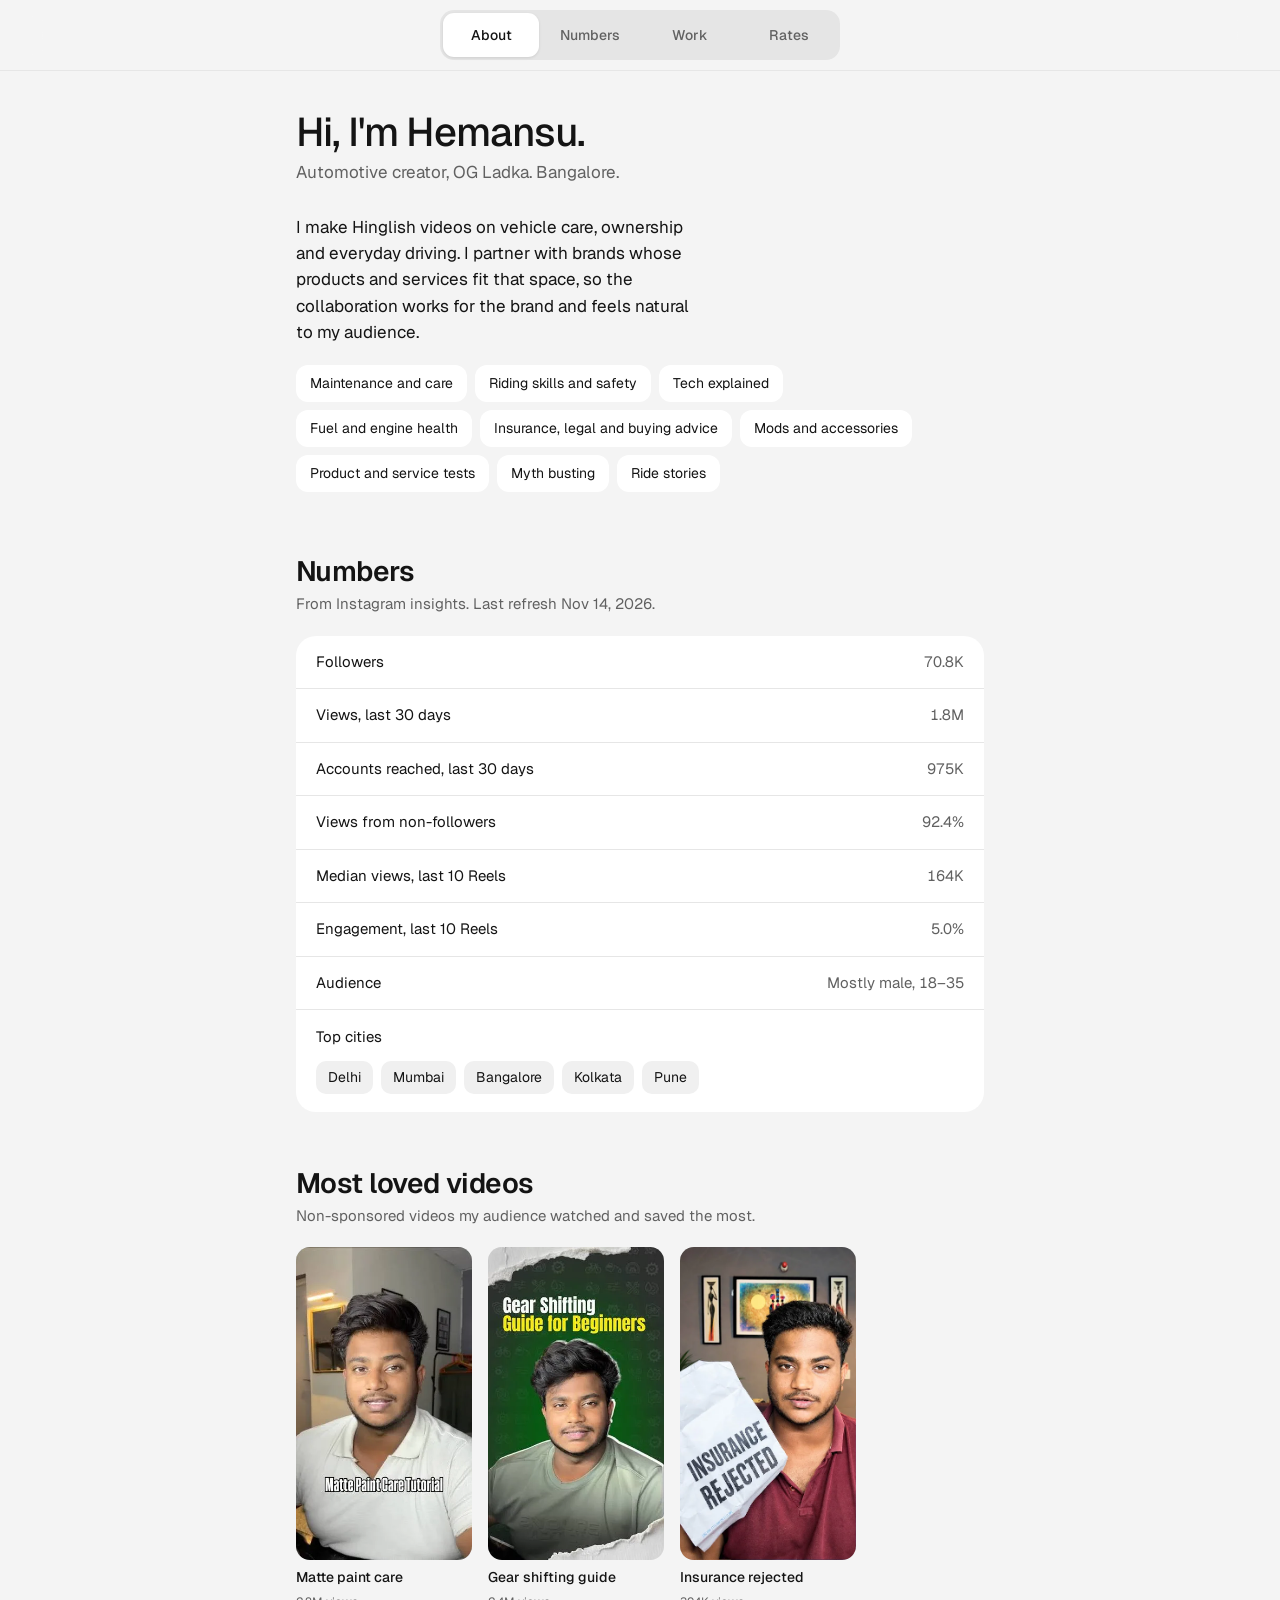
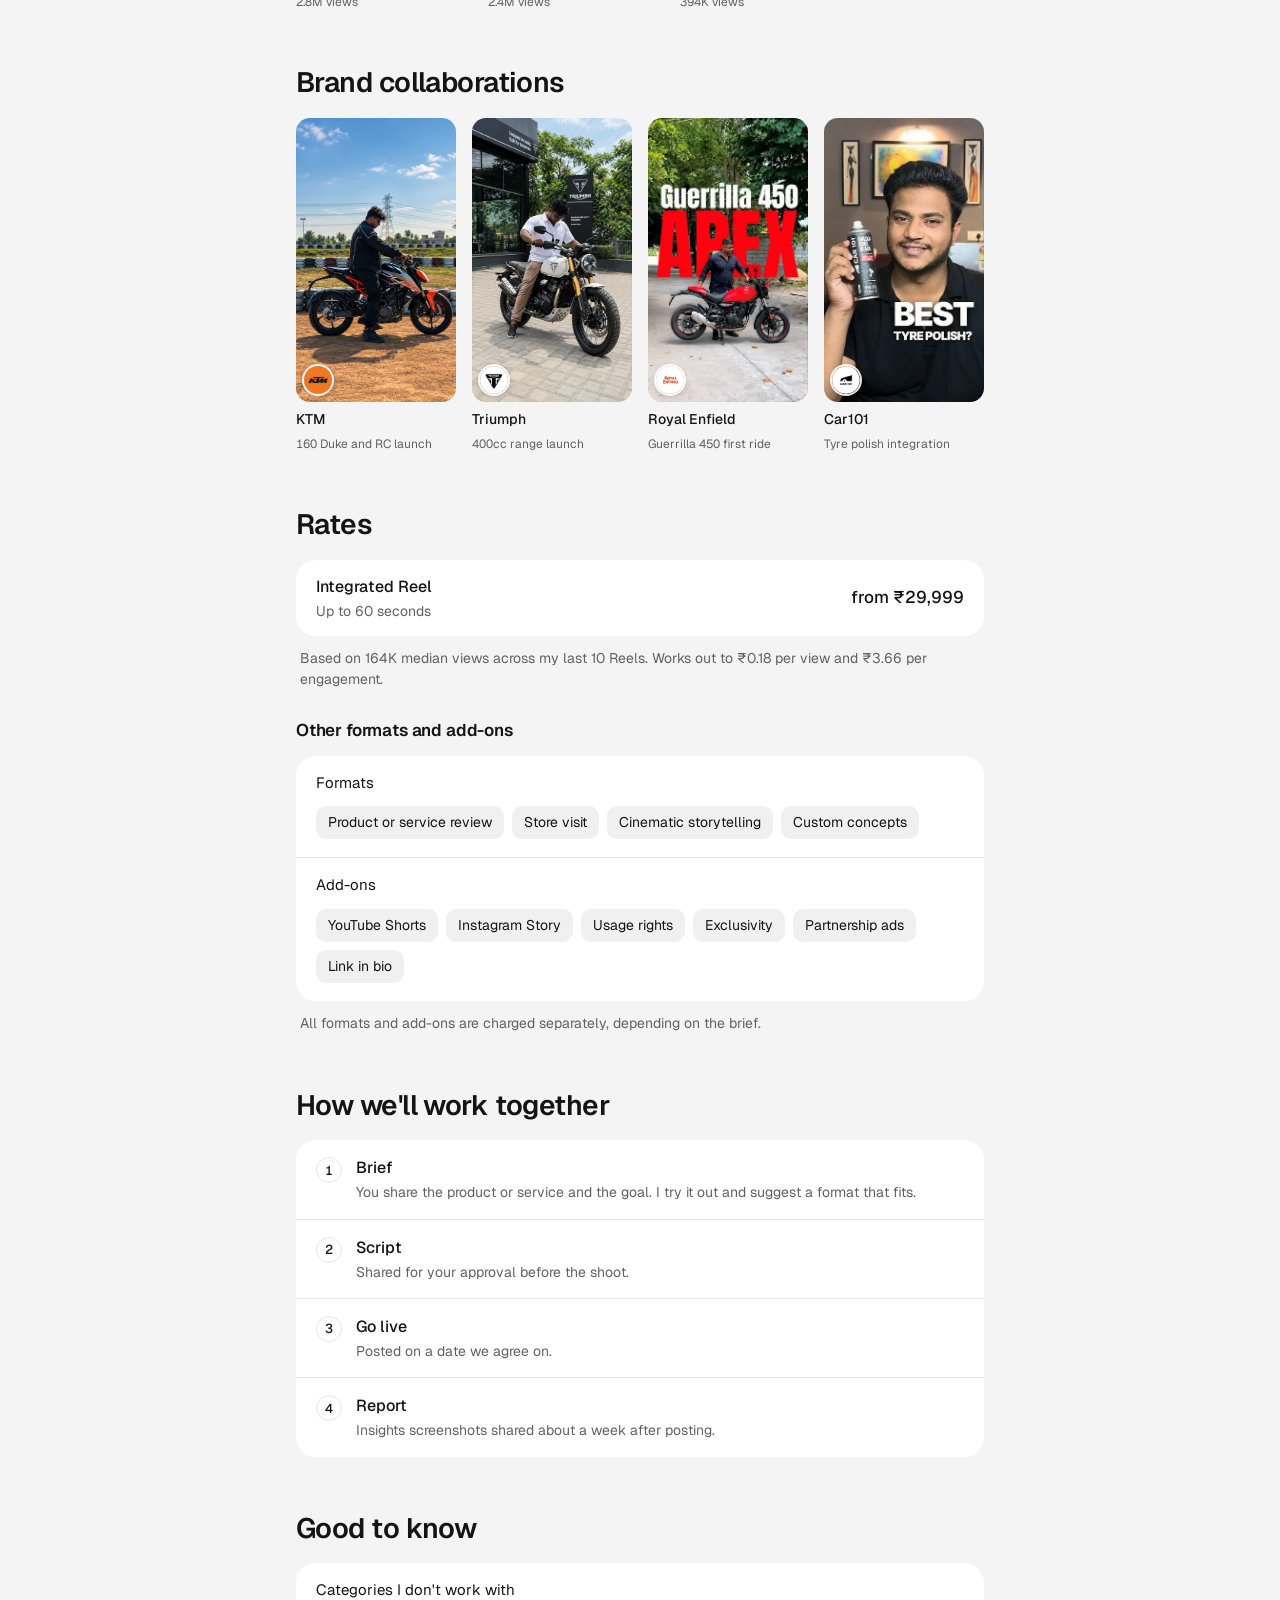
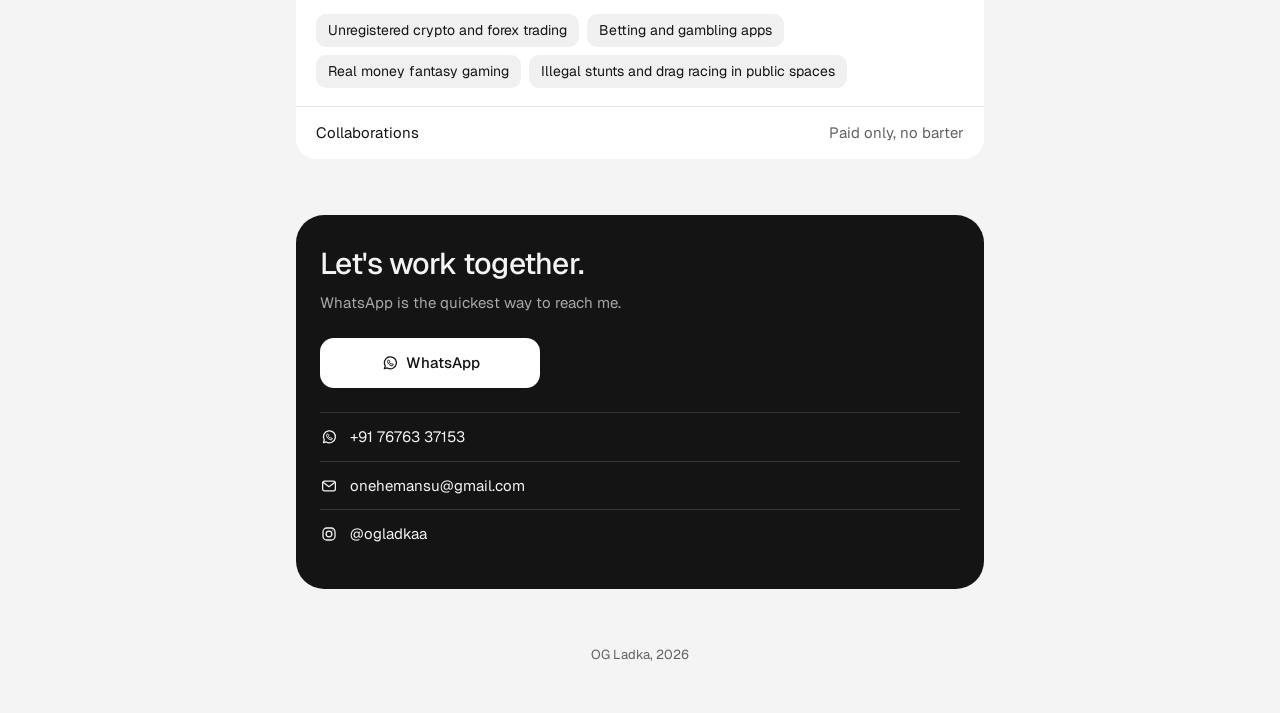
<file: index.html>
<!DOCTYPE html>
<html lang="en">
<head>
<meta charset="UTF-8" />
<meta name="viewport" content="width=device-width, initial-scale=1, viewport-fit=cover" />
<title>OG Ladka Media Kit</title>
<meta name="description" content="Hemansu from OG Ladka. Hinglish automotive videos, and how I work with brands." />
<meta name="theme-color" content="#F4F4F4" media="(prefers-color-scheme: light)" />
<meta name="theme-color" content="#000000" media="(prefers-color-scheme: dark)" />
<meta name="color-scheme" content="light dark" />
<!-- Link preview (WhatsApp, LinkedIn, iMessage). If the site moves, update these two URLs. -->
<meta property="og:url" content="https://onehemansu-dotcom.github.io/OgLadka_MediaKit/" />
<meta property="og:type" content="website" />
<meta property="og:title" content="Hi, I'm Hemansu. OG Ladka media kit" />
<meta property="og:description" content="Hinglish automotive creator. Videos, brand collaborations, rates and numbers." />
<meta property="og:image" content="https://onehemansu-dotcom.github.io/OgLadka_MediaKit/og-image.jpg" />
<meta property="og:image:width" content="1200" />
<meta property="og:image:height" content="630" />
<meta property="og:image:alt" content="OG Ladka media kit with three Reel thumbnails" />
<meta name="twitter:card" content="summary_large_image" />
<link rel="preconnect" href="https://fonts.googleapis.com" />
<link rel="preconnect" href="https://fonts.gstatic.com" crossorigin />
<link href="https://fonts.googleapis.com/css2?family=Geist:wght@300;400;500;600&display=swap" rel="stylesheet" />
<link rel="icon" href="favicon.ico" sizes="any" />
<link rel="icon" href="favicon.svg" type="image/svg+xml" />
<link rel="apple-touch-icon" href="apple-touch-icon.png" />
<meta name="apple-mobile-web-app-title" content="OG Ladka" />
<link rel="stylesheet" href="style.css" />
<!-- Analytics: same GA4 property and Clarity project as the link-in-bio site (same domain).
     Media kit traffic is tagged "Media Kit" so it can be filtered in both. -->
<script async src="https://www.googletagmanager.com/gtag/js?id=G-GYS2RWZJ4T"></script>
<script>
  window.dataLayer = window.dataLayer || [];
  function gtag(){dataLayer.push(arguments);}
  gtag('js', new Date());
  gtag('config', 'G-GYS2RWZJ4T', { send_page_view: true, content_group: 'Media Kit' });
</script>
<script>
  (function(c,l,a,r,i,t,y){
    c[a]=c[a]||function(){(c[a].q=c[a].q||[]).push(arguments)};
    t=l.createElement(r);t.async=1;t.src="https://www.clarity.ms/tag/"+i;
    y=l.getElementsByTagName(r)[0];y.parentNode.insertBefore(t,y);
  })(window,document,"clarity","script","xbnj8ij4lf");
  clarity("set", "site_section", "Media Kit");
</script>
</head>
<body>

<!-- PDF cover: only shows in the PDF (first page, also the WhatsApp thumbnail) -->
<div class="print-cover" aria-hidden="true">
  <div class="pc-band">
    <div class="pc-title">
      <div class="pc-kicker">Media kit</div>
      <div class="pc-name">OG Ladka</div>
      <div class="pc-sub">Hemansu Singh. Hinglish automotive creator, Bangalore.</div>
    </div>
    <div class="pc-thumbs">
      <img src="images/reel-iridium.webp" alt="" />
      <img src="images/reel-tyre-polish.webp" alt="" />
      <img src="images/reel-insurance.webp" alt="" />
    </div>
  </div>
  <div class="pc-inside">
    <div class="pc-label">Inside</div>
    <div class="pc-item">About</div>
    <div class="pc-item">Numbers</div>
    <div class="pc-item">Most loved videos</div>
    <div class="pc-item">Brand collaborations</div>
    <div class="pc-item">Rates</div>
    <div class="pc-item">How we'll work together</div>
  </div>
  <div class="pc-contact">
    <div><span>WhatsApp</span>+91 76763 37153</div>
    <div><span>Email</span>onehemansu@gmail.com</div>
    <div><span>Instagram</span>@ogladkaa</div>
    <div class="pc-date">Numbers updated Nov 14, 2026.</div>
  </div>
</div>

<header class="bar">
  <nav class="seg" aria-label="Sections">
    <a data-label="Nav: About" data-category="Navigation" href="#about" data-tab="about" class="on">About</a>
    <a data-label="Nav: Numbers" data-category="Navigation" href="#numbers" data-tab="numbers">Numbers</a>
    <a data-label="Nav: Work" data-category="Navigation" href="#work" data-tab="work">Work</a>
    <a data-label="Nav: Rates" data-category="Navigation" href="#rates" data-tab="rates">Rates</a>
  </nav>
</header>

<main class="single">

  <!-- 1. ABOUT -->
  <section data-section="About" id="about" class="hero">
    <div>
      <h1 class="name">Hi, I'm Hemansu.</h1>
      <div class="place">Automotive creator, OG Ladka. Bangalore.</div>
    </div>
    <div class="intro">
      <p>I make Hinglish videos on vehicle care, ownership and everyday driving. I partner with brands whose products and services fit that space, so the collaboration works for the brand and feels natural to my audience.</p>
    </div>
    <div class="pills">
      <span class="chip">Maintenance and care</span><span class="chip">Riding skills and safety</span><span class="chip">Tech explained</span><span class="chip">Fuel and engine health</span><span class="chip">Insurance, legal and buying advice</span><span class="chip">Mods and accessories</span><span class="chip">Product and service tests</span><span class="chip">Myth busting</span><span class="chip">Ride stories</span>
    </div>
  </section>

  <!-- 2. NUMBERS -->
  <section data-section="Numbers" id="numbers">
    <h2 class="h2">Numbers</h2>
    <p class="lead">From Instagram insights. Last refresh Nov 14, 2026.</p>
    <div class="group">
      <div class="row row-kv"><span>Followers</span><span class="v">70.8K</span></div>
      <div class="row row-kv"><span>Views, last 30 days</span><span class="v">1.8M</span></div>
      <div class="row row-kv"><span>Accounts reached, last 30 days</span><span class="v">975K</span></div>
      <div class="row row-kv"><span>Views from non-followers</span><span class="v">92.4%</span></div>
      <div class="row row-kv"><span>Median views, last 10 Reels</span><span class="v" id="medianViews">164K</span></div>
      <div class="row row-kv"><span>Engagement, last 10 Reels</span><span class="v" id="engRate">5.0%</span></div>
      <div class="row row-kv"><span>Audience</span><span class="v">Mostly male, 18–35</span></div>
      <div class="row row-col">
        <span>Top cities</span>
        <div class="pills">
          <span class="pill">Delhi</span><span class="pill">Mumbai</span><span class="pill">Bangalore</span><span class="pill">Kolkata</span><span class="pill">Pune</span>
        </div>
      </div>
    </div>
  </section>

  <!-- 3. MOST LOVED VIDEOS (each slot switches between two Reels every 3 seconds) -->
  <section data-section="Most Loved Videos" id="work">
    <h2 class="h2">Most loved videos</h2>
    <p class="lead">Non-sponsored videos my audience watched and saved the most.</p>
    <div class="reels reels-rotating">
      <div class="reel-slot">
        <a data-label="Video: Matte Paint Care" data-category="Video" class="reel" href="https://www.instagram.com/ogladkaa/reel/DVObL38CSEV/" target="_blank" rel="noopener">
          <div class="thumb"><img src="images/reel-matte.webp" alt="Matte paint care Reel thumbnail" /></div>
          <div class="reel-title">Matte paint care</div>
          <div class="reel-meta">2.8M views</div>
        </a>
        <a data-label="Video: Iridium Spark Plug" data-category="Video" class="reel" href="https://www.instagram.com/ogladkaa/reel/Da3FWCEpRuM/" target="_blank" rel="noopener">
          <div class="thumb"><img src="images/reel-iridium.webp" alt="Iridium spark plug Reel thumbnail" /></div>
          <div class="reel-title">Iridium spark plug?</div>
          <div class="reel-meta">971K views</div>
        </a>
      </div>
      <div class="reel-slot">
        <a data-label="Video: Gear Shifting Guide" data-category="Video" class="reel" href="https://www.instagram.com/ogladkaa/reel/DWRpaDoNwxY/" target="_blank" rel="noopener">
          <div class="thumb"><img src="images/reel-gear.webp" alt="Gear shifting guide Reel thumbnail" /></div>
          <div class="reel-title">Gear shifting guide</div>
          <div class="reel-meta">2.4M views</div>
        </a>
        <a data-label="Video: Engine Braking Explained" data-category="Video" class="reel" href="https://www.instagram.com/ogladkaa/reel/DUyRCN9Es59/" target="_blank" rel="noopener">
          <div class="thumb"><img src="images/reel-engine-braking.webp" alt="Engine braking explained Reel thumbnail" /></div>
          <div class="reel-title">Engine braking explained</div>
          <div class="reel-meta">1.6M views</div>
        </a>
      </div>
      <div class="reel-slot">
        <a data-label="Video: Insurance Rejected" data-category="Video" class="reel" href="https://www.instagram.com/ogladkaa/reel/DcObLzBJJzY/" target="_blank" rel="noopener">
          <div class="thumb"><img src="images/reel-insurance.webp" alt="Insurance rejected Reel thumbnail" /></div>
          <div class="reel-title">Insurance rejected</div>
          <div class="reel-meta">394K views</div>
        </a>
        <a data-label="Video: How to Legally Wrap a Bike" data-category="Video" class="reel" href="https://www.instagram.com/ogladkaa/reel/DVlsLxeCf6Q/" target="_blank" rel="noopener">
          <div class="thumb"><img src="images/reel-wrap.webp" alt="How to legally wrap a bike Reel thumbnail" /></div>
          <div class="reel-title">How to legally wrap a bike</div>
          <div class="reel-meta">918K views</div>
        </a>
      </div>
    </div>
  </section>

  <!-- 4. BRAND COLLABORATIONS -->
  <section data-section="Brand Collaborations">
    <h2 class="h2">Brand collaborations</h2>
    <div class="collabs">
      <a data-label="Collab: KTM" data-category="Collab" class="reel collab" href="https://www.instagram.com/reel/DTuy4o8Cfy8/" target="_blank" rel="noopener">
        <div class="thumb"><img src="images/collab-ktm.webp" alt="KTM collaboration Reel thumbnail" /><img class="badge" src="images/brand-ktm.webp" alt="" /></div>
        <div class="reel-title">KTM</div>
        <div class="reel-meta">160 Duke and RC launch</div>
      </a>
      <a data-label="Collab: Triumph" data-category="Collab" class="reel collab" href="https://www.instagram.com/reel/DLb-AX2pDCp/" target="_blank" rel="noopener">
        <div class="thumb"><img src="images/collab-triumph.webp" alt="Triumph collaboration Reel thumbnail" /><img class="badge" src="images/brand-triumph.webp" alt="" /></div>
        <div class="reel-title">Triumph</div>
        <div class="reel-meta">400cc range launch</div>
      </a>
      <a data-label="Collab: Royal Enfield" data-category="Collab" class="reel collab" href="https://www.instagram.com/reel/DcgdTK8hUYI/" target="_blank" rel="noopener">
        <div class="thumb"><img src="images/collab-re.webp" alt="Royal Enfield collaboration Reel thumbnail" /><img class="badge" src="images/brand-royalenfield.webp" alt="" /></div>
        <div class="reel-title">Royal Enfield</div>
        <div class="reel-meta">Guerrilla 450 first ride</div>
      </a>
      <a data-label="Collab: Car101" data-category="Collab" class="reel collab" href="https://www.instagram.com/reel/DdMNz_6pp-P/" target="_blank" rel="noopener">
        <div class="thumb"><img src="images/collab-car101.webp" alt="Car101 collaboration Reel thumbnail" /><img class="badge" src="images/brand-car101.webp" alt="" /></div>
        <div class="reel-title">Car101</div>
        <div class="reel-meta">Tyre polish integration</div>
      </a>
    </div>
  </section>

  <!-- 5. RATES -->
  <section data-section="Rates" id="rates">
    <h2 class="h2">Rates</h2>
    <div class="group">
      <div class="row row-kv"><div><div class="row-title">Integrated Reel</div><div class="row-desc">Up to 60 seconds</div></div><!-- Starting rate is set by Hemansu only (tools/set-rate.js). Number refreshes never change it. --><span class="price" id="reelPrice" data-price="29999">from ₹29,999</span></div>
    </div>
    <p class="honest" id="rateMath">Based on 164K median views across my last 10 Reels. Works out to ₹0.18 per view and ₹3.66 per engagement.</p>

    <div class="keep">
      <h3 class="h3 sub-h">Other formats and add-ons</h3>
      <div class="group">
        <div class="row row-col">
          <span>Formats</span>
          <div class="pills">
            <span class="pill">Product or service review</span><span class="pill">Store visit</span><span class="pill">Cinematic storytelling</span><span class="pill">Custom concepts</span>
          </div>
        </div>
        <div class="row row-col">
          <span>Add-ons</span>
          <div class="pills">
            <span class="pill">YouTube Shorts</span><span class="pill">Instagram Story</span><span class="pill">Usage rights</span><span class="pill">Exclusivity</span><span class="pill">Partnership ads</span><span class="pill">Link in bio</span>
          </div>
        </div>
      </div>
      <p class="honest">All formats and add-ons are charged separately, depending on the brief.</p>
    </div>
  </section>

  <!-- 6. PROCESS -->
  <section data-section="How We Work">
    <h2 class="h2">How we'll work together</h2>
    <div class="group">
      <div class="row step"><span class="step-n">1</span><div><div class="row-title">Brief</div><div class="row-desc">You share the product or service and the goal. I try it out and suggest a format that fits.</div></div></div>
      <div class="row step"><span class="step-n">2</span><div><div class="row-title">Script</div><div class="row-desc">Shared for your approval before the shoot.</div></div></div>
      <div class="row step"><span class="step-n">3</span><div><div class="row-title">Go live</div><div class="row-desc">Posted on a date we agree on.</div></div></div>
      <div class="row step"><span class="step-n">4</span><div><div class="row-title">Report</div><div class="row-desc">Insights screenshots shared about a week after posting.</div></div></div>
    </div>
  </section>

  <!-- 7. GOOD TO KNOW -->
  <section data-section="Good to Know" class="keep">
    <h2 class="h2">Good to know</h2>
    <div class="group">
      <div class="row row-col">
        <span>Categories I don't work with</span>
        <div class="pills">
          <span class="pill">Unregistered crypto and forex trading</span><span class="pill">Betting and gambling apps</span><span class="pill">Real money fantasy gaming</span><span class="pill">Illegal stunts and drag racing in public spaces</span>
        </div>
      </div>
      <div class="row row-kv"><span>Collaborations</span><span class="v">Paid only, no barter</span></div>
    </div>
  </section>

  <!-- CONTACT -->
  <section data-section="Contact" id="contact" class="contact">
    <div>
      <h2>Let's work together.</h2>
      <p>WhatsApp is the quickest way to reach me.</p>
    </div>
    <div class="contact-actions">
      <a data-label="Contact: WhatsApp Button" data-category="Contact" class="btn btn-inv js-wa" href="https://wa.me/917676337153" target="_blank" rel="noopener">
        <svg width="18" height="18" viewBox="0 0 24 24" fill="none" stroke="currentColor" stroke-width="1.7" stroke-linejoin="round" aria-hidden="true"><path d="M4.5 19.5l1.2-3.6A8 8 0 1 1 8.4 18.6z"/><path d="M9.2 8.6c.2-.5.6-.5.9-.5l.6.1 1 2.1-.6.9c.5 1 1.3 1.8 2.3 2.3l.9-.6 2.1 1-.1.6c-.1.6-.9 1.3-1.7 1.3-2.6 0-5.9-3.3-5.9-5.9 0-.5.2-1 .5-1.3z" stroke-width="1.3"/></svg>
        WhatsApp
      </a>
    </div>
    <div class="links">
      <a data-label="Contact: WhatsApp Number" data-category="Contact" class="js-wa" href="https://wa.me/917676337153" target="_blank" rel="noopener">
        <svg width="18" height="18" viewBox="0 0 24 24" fill="none" stroke="currentColor" stroke-width="1.7" stroke-linejoin="round" aria-hidden="true"><path d="M4.5 19.5l1.2-3.6A8 8 0 1 1 8.4 18.6z"/><path d="M9.2 8.6c.2-.5.6-.5.9-.5l.6.1 1 2.1-.6.9c.5 1 1.3 1.8 2.3 2.3l.9-.6 2.1 1-.1.6c-.1.6-.9 1.3-1.7 1.3-2.6 0-5.9-3.3-5.9-5.9 0-.5.2-1 .5-1.3z" stroke-width="1.3"/></svg>
        +91 76763 37153
      </a>
      <a data-label="Contact: Email" data-category="Contact" href="mailto:onehemansu@gmail.com">
        <svg width="18" height="18" viewBox="0 0 24 24" fill="none" stroke="currentColor" stroke-width="1.7" stroke-linejoin="round" aria-hidden="true"><rect x="3.5" y="5.5" width="17" height="13" rx="2.5"/><path d="M4 7l8 6 8-6"/></svg>
        onehemansu@gmail.com
      </a>
      <a data-label="Social: Instagram" data-category="Social" href="https://instagram.com/ogladkaa" target="_blank" rel="noopener">
        <svg width="18" height="18" viewBox="0 0 24 24" fill="none" stroke="currentColor" stroke-width="1.7" aria-hidden="true"><rect x="4" y="4" width="16" height="16" rx="5"/><circle cx="12" cy="12" r="3.8"/><circle cx="17.2" cy="6.8" r="0.9" fill="currentColor" stroke="none"/></svg>
        @ogladkaa
      </a>
    </div>
  </section>

  <footer>OG Ladka, 2026</footer>

</main>

<div class="toast" id="toast" role="status" aria-live="polite"></div>

<script src="app.js"></script>
</body>
</html>
</file>
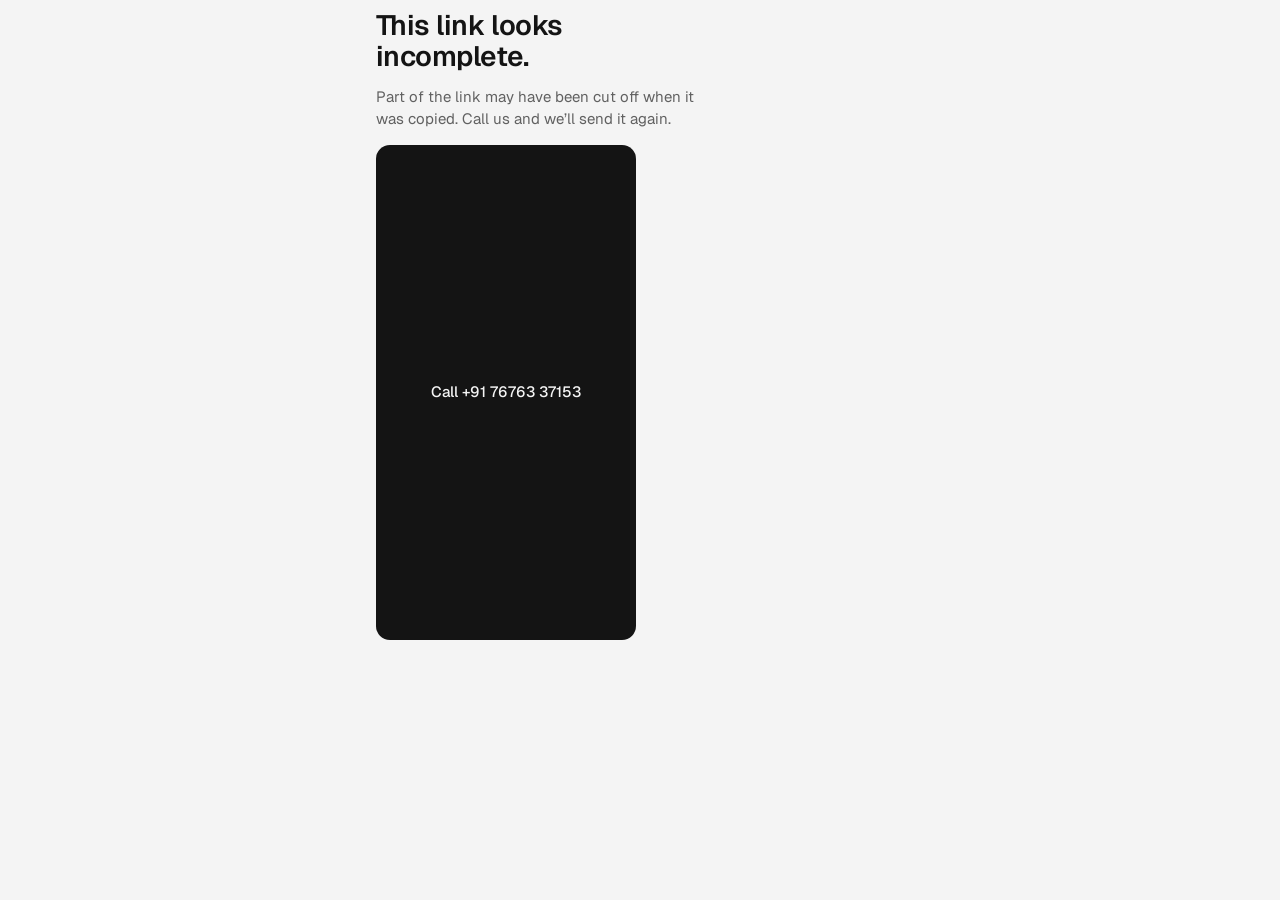
<file: k/7c21ca75fe/index.html>
<!DOCTYPE html>
<html lang="en">
<head>
<meta charset="UTF-8" />
<meta name="viewport" content="width=device-width, initial-scale=1, viewport-fit=cover" />
<meta name="robots" content="noindex, nofollow" />
<meta name="kit-expires" content="2027-01-25" />
<meta name="referrer" content="no-referrer" />
<title>OG Ladka media kit</title>
<meta name="theme-color" content="#F4F4F4" media="(prefers-color-scheme: light)" />
<meta name="theme-color" content="#000000" media="(prefers-color-scheme: dark)" />
<meta name="color-scheme" content="light dark" />
<meta property="og:type" content="website" />
<meta property="og:title" content="OG Ladka media kit" />
<meta property="og:description" content="Numbers, brand partnerships, originals and commercials." />
<meta property="og:image" content="https://onehemansu-dotcom.github.io/OgLadka_MediaKit/og-image.jpg" />
<meta property="og:image:width" content="1200" />
<meta property="og:image:height" content="630" />
<meta name="twitter:card" content="summary_large_image" />
<link rel="preconnect" href="https://fonts.googleapis.com" />
<link rel="preconnect" href="https://fonts.gstatic.com" crossorigin />
<link href="https://fonts.googleapis.com/css2?family=Anton&family=Geist:wght@300;400;500;600&display=swap" rel="stylesheet" />
<style id="loader-critical">
  html.is-loading,html.is-loading body{overflow:hidden}
  #og-loader{position:fixed;inset:0;z-index:10000;display:grid;place-items:center;align-content:center;gap:14px;background:#F4F4F4;color:#141414;transition:opacity .35s ease,visibility .35s ease}
  @media (prefers-color-scheme:dark){#og-loader{background:#000;color:#F2F2F2}}
  #og-loader.done{opacity:0;visibility:hidden}
  .ogl-mark{font-family:'Anton',Impact,'Arial Narrow Bold',sans-serif;font-size:48px;line-height:1;letter-spacing:.02em}
  .ogl-bar{width:72px;height:3px;border-radius:3px;background:rgba(127,127,127,.2);overflow:hidden}
  .ogl-bar span{display:block;width:40%;height:100%;border-radius:inherit;background:currentColor;animation:oglSlide 1s ease-in-out infinite}
  @keyframes oglSlide{from{transform:translateX(-100%)}to{transform:translateX(250%)}}
  @media (prefers-reduced-motion:reduce){.ogl-bar span{animation:none;width:100%}}
</style>
<link rel="icon" href="../../favicon.ico" sizes="any" />
<link rel="icon" href="../../favicon.svg" type="image/svg+xml" />
<link rel="apple-touch-icon" href="../../apple-touch-icon.png" />
<link rel="stylesheet" href="../../style.css" />
<link rel="stylesheet" href="../kit.css" />
<script async src="https://www.googletagmanager.com/gtag/js?id=G-GYS2RWZJ4T"></script>
<script>
  window.dataLayer = window.dataLayer || [];
  function gtag(){dataLayer.push(arguments);}
  gtag('js', new Date());
  gtag('config', 'G-GYS2RWZJ4T', { send_page_view: true, content_group: 'Brand Kit', page_location: location.origin + location.pathname });
</script>
<script>
  (function(c,l,a,r,i,t,y){
    c[a]=c[a]||function(){(c[a].q=c[a].q||[]).push(arguments)};
    t=l.createElement(r);t.async=1;t.src="https://www.clarity.ms/tag/"+i;
    y=l.getElementsByTagName(r)[0];y.parentNode.insertBefore(t,y);
  })(window,document,"clarity","script","xbnj8ij4lf");
  clarity("set", "site_section", "Brand Kit");
</script>
</head>
<body>
<div id="og-loader" aria-hidden="true"><div class="ogl-mark">OG</div><div class="ogl-bar"><span></span></div></div>
<script>document.documentElement.classList.add('is-loading');setTimeout(function(){var l=document.getElementById('og-loader');if(l){l.classList.add('done');document.documentElement.classList.remove('is-loading');}},7000);</script>
<main id="kit" class="single kit">
  
</main>
<noscript><p style="padding:24px">This page needs JavaScript. Call +91 76763 37153.</p></noscript>
<script id="kit-data" type="application/octet-stream">[base64]</script>
<script src="../kit.js"></script>
</body>
</html>
</file>
<file: style.css>
:root{
  --ground:#F4F4F4; --surface:#FFFFFF; --fill:#E8E8E8; --tile:#F0F0F0;
  --ink:#141414; --sub:#616161; --line:#E6E6E6;
  --bar:rgba(244,244,244,.82); --seg:#E5E5E5; --seg-on:#FFFFFF; --seg-shadow:0 1px 3px rgba(0,0,0,.10);
  --inv:#141414; --inv-ink:#F4F4F4; --inv-sub:#A8A8A8; --inv-line:rgba(255,255,255,.14);
  --inv-btn:#FFFFFF; --inv-btn-ink:#141414;
  color-scheme:light;
}
/* Follows the device: dark when the phone or laptop is in dark mode */
@media (prefers-color-scheme: dark){
:root:not([data-theme="light"]){
  --ground:#000000; --surface:#161616; --fill:#1F1F1F; --tile:#242424;
  --ink:#F2F2F2; --sub:#A0A0A0; --line:#262626;
  --bar:rgba(0,0,0,.72); --seg:#1C1C1C; --seg-on:#3A3A3A; --seg-shadow:none;
  --inv:#F2F2F2; --inv-ink:#111111; --inv-sub:#5E5E5E; --inv-line:rgba(0,0,0,.12);
  --inv-btn:#111111; --inv-btn-ink:#F2F2F2;
  color-scheme:dark;
}
}
:root[data-theme="dark"]{
  --ground:#000000; --surface:#161616; --fill:#1F1F1F; --tile:#242424;
  --ink:#F2F2F2; --sub:#A0A0A0; --line:#262626;
  --bar:rgba(0,0,0,.72); --seg:#1C1C1C; --seg-on:#3A3A3A; --seg-shadow:none;
  --inv:#F2F2F2; --inv-ink:#111111; --inv-sub:#5E5E5E; --inv-line:rgba(0,0,0,.12);
  --inv-btn:#111111; --inv-btn-ink:#F2F2F2;
  color-scheme:dark;
}

*{box-sizing:border-box}
html{scroll-behavior:smooth;-webkit-text-size-adjust:100%}
body{
  margin:0;min-height:100vh;background:var(--ground);color:var(--ink);
  font-family:'Geist',-apple-system,BlinkMacSystemFont,'SF Pro Text',system-ui,sans-serif;
  font-size:15px;line-height:1.5;-webkit-font-smoothing:antialiased;
}
a{color:inherit;text-decoration:none}
a:focus-visible{outline:2px solid currentColor;outline-offset:3px;border-radius:6px}
h1,h2,h3,p,figure{margin:0}
svg{flex:none}

/* ---------- Sticky segmented control ---------- */
.bar{
  position:sticky;top:0;z-index:10;background:var(--bar);
  -webkit-backdrop-filter:saturate(180%) blur(20px);backdrop-filter:saturate(180%) blur(20px);
  border-bottom:1px solid var(--line);
  padding:calc(10px + env(safe-area-inset-top,0px)) 16px 10px;
}
.bar{transition:opacity .28s ease,transform .28s ease}
.bar.bar-hidden{opacity:0;transform:translateY(-100%);pointer-events:none}
.seg{max-width:400px;margin:0 auto;display:flex;gap:3px;padding:3px;border-radius:14px;background:var(--seg)}
.seg a{
  flex:1 1 0;height:44px;display:flex;align-items:center;justify-content:center;
  border-radius:11px;font-size:14px;font-weight:500;color:var(--sub);
  transition:background .2s,color .2s,box-shadow .2s;
}
.seg a.on{background:var(--seg-on);color:var(--ink);box-shadow:var(--seg-shadow)}

/* ---------- Layout ---------- */
main{max-width:1120px;margin:0 auto;padding:16px 16px calc(48px + env(safe-area-inset-bottom,0px));display:flex;flex-direction:column;gap:56px}
section[id]{scroll-margin-top:80px}
.pair{display:flex;flex-wrap:wrap;gap:56px 40px}
.pair > *{flex:1 1 360px;min-width:0}

.h2{font-size:28px;line-height:1.1;font-weight:600;letter-spacing:-.02em}
.lead{margin-top:6px;color:var(--sub)}
.h3{margin:0 0 12px;font-size:17px;font-weight:600;letter-spacing:-.01em}

/* ---------- Hero ---------- */
.hero{padding:24px 0 8px;max-width:640px;display:flex;flex-direction:column;gap:28px}
.name{font-size:40px;line-height:1.08;font-weight:500;letter-spacing:-.03em}
.place{margin-top:6px;font-size:17px;color:var(--sub)}
.intro p{font-size:17px;line-height:1.55;max-width:36ch}
.intro p + p{margin-top:14px}

.actions{display:flex;gap:10px}
.btn{
  flex:1 1 0;height:50px;display:flex;align-items:center;justify-content:center;gap:8px;
  border-radius:14px;font-size:15px;font-weight:500;transition:opacity .2s;
}
.btn:hover{opacity:.86}
.btn-primary{background:var(--ink);color:var(--ground)}
.btn-secondary{background:var(--surface);color:var(--ink);border:1px solid var(--line)}

/* ---------- Stats ---------- */
.stats{background:var(--surface);border-radius:24px;padding:24px;display:grid;grid-template-columns:repeat(2,minmax(0,1fr));gap:28px 20px}
.stat-num{font-size:46px;line-height:1;font-weight:300;letter-spacing:-.035em;font-variant-numeric:tabular-nums}
.stat-label{margin-top:8px;font-size:14px;color:var(--sub)}
.updated{margin-top:10px;display:flex;align-items:center;gap:8px;padding:0 8px;font-size:13px;color:var(--sub)}

/* ---------- Grouped lists (iOS style) ---------- */
.group{margin-top:20px;background:var(--surface);border-radius:20px;overflow:hidden}
.h3 + .group{margin-top:0}
.row{display:flex;gap:14px;padding:16px 20px}
.row + .row{border-top:1px solid var(--line)}
.row-kv{justify-content:space-between;align-items:center;gap:16px;padding:15px 20px;min-height:52px}
.row-kv .v{color:var(--sub);font-variant-numeric:tabular-nums}
.row-col{flex-direction:column;gap:12px;padding:16px 20px 18px}
.icon-tile{flex:none;width:36px;height:36px;border-radius:10px;background:var(--tile);display:grid;place-items:center}
.row-title{font-size:16px;font-weight:500}
.row-desc{margin-top:2px;font-size:14px;line-height:1.45;color:var(--sub)}
.sub-h{margin:28px 0 12px}

.pills{display:flex;flex-wrap:wrap;gap:8px}
.pill{padding:6px 12px;border-radius:10px;font-size:14px;background:var(--tile)}
.chip{padding:8px 14px;border-radius:12px;font-size:14px;background:var(--surface)}

/* ---------- Top Reels ---------- */
.scroller{
  margin:20px -16px 0;padding:0 16px 4px;display:flex;gap:14px;
  overflow-x:auto;scroll-snap-type:x mandatory;scrollbar-width:none;-webkit-overflow-scrolling:touch;
}
.scroller::-webkit-scrollbar{display:none}
.reel{flex:0 0 216px;scroll-snap-align:start;display:flex;flex-direction:column;gap:12px}
.thumb{
  position:relative;aspect-ratio:9/16;border-radius:20px;background:var(--fill);overflow:hidden;
  display:flex;flex-direction:column;align-items:center;justify-content:center;gap:10px;color:var(--sub);
}
.thumb img{position:absolute;inset:0;width:100%;height:100%;object-fit:cover}
.play{position:relative;width:48px;height:48px;border-radius:50%;background:var(--surface);display:grid;place-items:center;color:var(--ink)}
.thumb-label{font-size:12px}
.reel-title{font-size:15px;line-height:1.35;font-weight:500}
.metrics{display:flex;gap:16px;font-variant-numeric:tabular-nums}
.metrics b{display:block;font-size:17px;font-weight:500}
.metrics span{font-size:12px;color:var(--sub)}

/* ---------- Work ---------- */
.work-cols{margin-top:20px;display:flex;flex-wrap:wrap;gap:32px 40px}
.work-cols > *{flex:1 1 360px;min-width:0}
.work-side{display:flex;flex-direction:column;gap:28px}
.logo{flex:none;width:44px;height:44px;border-radius:50%;border:1px solid var(--line)}
.partner{align-items:center;padding:14px 20px}
.price{font-size:17px;font-weight:500;color:var(--ink) !important}
.note{gap:12px;padding:15px 20px}
.note svg{margin-top:2px}
.note span{line-height:1.45}

/* ---------- Contact ---------- */
.contact{background:var(--inv);color:var(--inv-ink);border-radius:28px;padding:32px 24px;display:flex;flex-direction:column;gap:24px}
.print-cover{display:none}
.contact h2{font-size:30px;line-height:1.15;font-weight:500;letter-spacing:-.025em;max-width:16ch}
.contact p{margin-top:10px;color:var(--inv-sub)}
.contact-actions{display:flex;gap:8px}
.contact-actions .btn{white-space:nowrap;gap:7px;padding:0 10px}
.btn-inv{flex:1 1 0;min-width:0;max-width:220px;padding:0 12px;background:var(--inv-btn);color:var(--inv-btn-ink)}
.btn-ghost-inv{flex:1 1 0;min-width:0;max-width:220px;padding:0 12px;background:transparent;color:var(--inv-ink);border:1px solid var(--inv-line)}
.links{display:flex;flex-direction:column;border-top:1px solid var(--inv-line)}
.links a{display:flex;align-items:center;gap:12px;min-height:48px}
.links a + a{border-top:1px solid var(--inv-line)}

footer{text-align:center;font-size:13px;color:var(--sub)}

@media (prefers-reduced-motion:reduce){
  html{scroll-behavior:auto}
  .seg a,.btn,.bar{transition:none}
}

/* ---------- Reels grid (no sideways scroll) ---------- */
.reels{margin-top:20px;max-width:720px;display:grid;grid-template-columns:repeat(3,minmax(0,1fr));gap:10px}
@media (min-width:760px){.reels{gap:16px}}
.reels .reel{display:flex;flex-direction:column;gap:8px;min-width:0}
.reels .thumb{border-radius:14px}
.reels .reel:hover .thumb img{opacity:.9}
.reels .reel-title{font-size:14px;line-height:1.3}
@media (max-width:420px){.reels .reel-title{font-size:13px}}
.reels .play{width:40px;height:40px}
.reel-meta{font-size:12px;line-height:1.4;color:var(--sub);font-variant-numeric:tabular-nums}

/* ---------- Numbered steps ---------- */
.step{gap:14px;padding:16px 20px}
.step-n{flex:none;width:26px;height:26px;border-radius:50%;border:1px solid var(--line);display:grid;place-items:center;font-size:13px;font-weight:500;font-variant-numeric:tabular-nums;margin-top:1px}
.honest{margin-top:14px;padding:0 4px;font-size:14px;line-height:1.5;color:var(--sub)}

/* ---------- PDF + share ---------- */

.toast{
  position:fixed;left:50%;bottom:calc(24px + env(safe-area-inset-bottom,0px));transform:translate(-50%,12px);
  padding:12px 18px;border-radius:14px;background:var(--ink);color:var(--ground);font-size:14px;font-weight:500;
  opacity:0;pointer-events:none;transition:opacity .25s,transform .25s;z-index:20;
}
.toast.show{opacity:1;transform:translate(-50%,0)}

/* ---------- PDF / print ---------- */
@media print{
  @page{size:A4;margin:14mm}
  @page :first{margin:0}
  .print-cover{
    display:flex;flex-direction:column;width:210mm;height:296.6mm;overflow:hidden;break-after:page;
    background:#141414;color:#F4F4F4;font-family:'Geist',sans-serif;
  }
  .pc-band{height:262px;padding:40px 48px;display:flex;align-items:center;justify-content:space-between;gap:28px}
  .pc-kicker{font-size:15px;color:#A8A8A8;letter-spacing:-.01em}
  .pc-name{margin-top:4px;font-size:52px;line-height:1.02;font-weight:500;letter-spacing:-.035em}
  .pc-sub{margin-top:14px;font-size:14px;line-height:1.45;color:#A8A8A8;max-width:30ch}
  .pc-thumbs{display:flex;gap:10px;flex:none}
  .pc-thumbs img{width:102px;height:182px;object-fit:cover;border-radius:12px;display:block}
  .pc-inside{margin-top:auto;padding:0 48px}
  .pc-label{font-size:13px;color:#A8A8A8;margin-bottom:8px}
  .pc-item{font-size:18px;line-height:1.3;padding:12px 0;border-top:1px solid rgba(255,255,255,.12)}
  .pc-contact{padding:40px 48px 44px;display:grid;grid-template-columns:repeat(3,minmax(0,1fr));gap:10px 20px;font-size:13px}
  .pc-contact span{display:block;color:#A8A8A8;margin-bottom:2px}
  .pc-date{grid-column:1 / -1;margin-top:14px;color:#8A8A8A}
  :root,:root[data-theme="dark"],:root:not([data-theme="light"]){
    --ground:#FFFFFF;--surface:#F4F4F4;--fill:#E8E8E8;--tile:#FFFFFF;--ink:#141414;--sub:#555555;--line:#E2E2E2;
    --inv:#141414;--inv-ink:#F4F4F4;--inv-sub:#A8A8A8;--inv-line:rgba(255,255,255,.14);
  }
  *{-webkit-print-color-adjust:exact;print-color-adjust:exact}
  html{scroll-behavior:auto}
  body{background:#fff;font-size:13px}
  .bar,.toast,.contact-actions{display:none !important}
  main{max-width:none;padding:0;gap:26px}
  .hero{padding:0;gap:14px}
  .name{font-size:32px}
  .intro p{font-size:14px;max-width:62ch}
  .h2{font-size:22px}
  .pair{gap:26px 28px}
  .group,.reel,.contact,.pills,.keep,#numbers{break-inside:avoid}
  .h2,.h3{break-after:avoid}
  .reels,.work-cols .reels{max-width:400px}
  footer{display:none}
  .work-cols{gap:20px}
  .contact{padding:22px}
  .contact h2{font-size:22px;max-width:none}
}

/* ---------- Compact layout tweaks ---------- */
.work-cols .reels{max-width:none}
.honest{margin-top:12px}
.row-kv .price{white-space:nowrap}
.numbers .group{max-width:720px}
.numbers .lead{max-width:60ch}
@media print{ .work-cols .reels{max-width:320px} main{gap:22px} }
@media print{ .work-cols{display:block} .work-cols > * + *{margin-top:22px} }

/* ---------- Single-column structure ---------- */
main.single{max-width:720px}
main.single .hero .pills{margin-top:-8px}
main.single .reels{max-width:none}
@media (min-width:760px){ main.single .reels{max-width:560px} }
@media print{ main.single .reels{max-width:320px} main.single{max-width:none} }
@media print{ #work,#rates{break-inside:avoid} main.single{gap:20px} .pc-date{white-space:nowrap} }

/* ---------- Motion (calm, premium) ---------- */
html{-webkit-tap-highlight-color:transparent;touch-action:manipulation}
body{overflow-x:hidden}
@media (prefers-reduced-motion:no-preference){
  .js-motion .reveal{opacity:0;transform:translateY(16px);transition:opacity .7s cubic-bezier(.2,.7,.2,1),transform .7s cubic-bezier(.2,.7,.2,1)}
  .js-motion .reveal.in{opacity:1;transform:none}
  .js-motion .hero > *{animation:og-rise .8s cubic-bezier(.2,.7,.2,1) both}
  .js-motion .hero > *:nth-child(2){animation-delay:.08s}
  .js-motion .hero > *:nth-child(3){animation-delay:.16s}
  @keyframes og-rise{from{opacity:0;transform:translateY(14px)}to{opacity:1;transform:none}}
}
@media (hover:hover) and (prefers-reduced-motion:no-preference){
  .reel .thumb{transition:box-shadow .35s ease,transform .35s cubic-bezier(.2,.7,.2,1)}
  .reel .thumb img{transition:transform .6s cubic-bezier(.2,.7,.2,1)}
  .reel:hover .thumb{transform:translateY(-3px);box-shadow:0 14px 34px rgba(0,0,0,.14)}
  .reel:hover .thumb img{transform:scale(1.05)}
  .group{transition:box-shadow .35s ease}
  .group:hover{box-shadow:0 10px 30px rgba(0,0,0,.06)}
  .row.partner,.row.step{transition:background .25s ease}
  .row.partner:hover,.row.step:hover{background:var(--tile)}
  .row.partner .logo{transition:transform .35s cubic-bezier(.2,.7,.2,1)}
  .row.partner:hover .logo{transform:scale(1.06)}
  .chip,.pill{transition:transform .25s ease,background .25s ease}
  .chip:hover,.pill:hover{transform:translateY(-1px)}
  .btn{transition:transform .25s cubic-bezier(.2,.7,.2,1),opacity .25s ease,box-shadow .25s ease}
  .btn:hover{opacity:1;transform:translateY(-2px);box-shadow:0 8px 20px rgba(0,0,0,.18)}
  .btn:active{transform:translateY(0) scale(.98)}
  .links a{transition:opacity .2s ease}
  .links a:hover{opacity:.75}
  .seg a:not(.on):hover{color:var(--ink)}
}
@media print{ .reveal{opacity:1 !important;transform:none !important} .hero > *{animation:none !important} }

/* ---------- Most loved videos: rotating slots ---------- */
.reel-slot{display:grid;min-width:0}
.reel-slot > .reel{grid-area:1 / 1;min-width:0}
.reel-slot > .reel:not(:first-child){opacity:0;pointer-events:none}
.js-rot .reel-slot > .reel{opacity:0;transform:translateY(8px) scale(.985);pointer-events:none;
  transition:opacity .9s ease,transform .9s cubic-bezier(.2,.7,.2,1)}
.js-rot .reel-slot > .reel.is-on{opacity:1;transform:none;pointer-events:auto}
@media (prefers-reduced-motion:reduce){ .js-rot .reel-slot > .reel{transition:none;transform:none} }
@media print{
  .reel-slot{display:contents}
  .reel-slot > .reel,.js-rot .reel-slot > .reel{grid-area:auto !important;opacity:1 !important;transform:none !important;pointer-events:auto}
  main.single .reels{row-gap:14px}
}

/* ---------- Brand collaborations: 4 in a row ---------- */
.collabs{margin-top:20px;display:grid;grid-template-columns:repeat(4,minmax(0,1fr));gap:10px}
@media (min-width:760px){ .collabs{gap:16px} }
.collab{display:flex;flex-direction:column;gap:8px;min-width:0}
.collab .thumb{border-radius:14px}
.collab .badge{position:absolute;left:8px;bottom:8px;width:28px;height:28px;border-radius:50%;object-fit:cover;inset:auto auto 8px 8px;
  box-shadow:0 0 0 2px rgba(255,255,255,.9),0 2px 6px rgba(0,0,0,.25);z-index:1}
.collab .reel-title{font-size:14px;line-height:1.3;font-weight:500}
@media (max-width:420px){
  .collab .reel-title{font-size:13px}
  .collab .reel-meta{font-size:11px}
  .collab .badge{width:22px;height:22px;left:6px;bottom:6px;inset:auto auto 6px 6px}
}
@media print{ .collabs{max-width:440px;gap:10px} }
</file>
<file: k/kit.css>
/* Brand kits: one page per brand. Builds on ../../style.css (same tokens). Calm, lots of air. */
main.kit{max-width:560px;gap:56px;padding-top:max(10px,env(safe-area-inset-top,0px));padding-bottom:calc(56px + env(safe-area-inset-bottom,0px))}

/* Opening: laid out like an Instagram profile */
.ig{display:flex;flex-direction:column;gap:16px}
.ig-bar{display:flex;align-items:center;justify-content:space-between;min-height:48px}
.ig-user{display:flex;align-items:center;gap:6px;font-size:22px;font-weight:600;letter-spacing:-.01em}
.ig-tick{width:18px;height:18px;flex:none}
.ig-icons{display:flex;gap:10px}
.ig-icons a{display:grid;place-items:center;width:40px;height:40px;color:var(--ink)}
.ig-icons svg{width:26px;height:26px}
.ig-top{display:flex;align-items:center;gap:16px}
.ig-avatar{width:80px;height:80px;border-radius:50%;object-fit:cover;flex:none;background:var(--fill)}
.ig-right{flex:1;min-width:0}
.ig-name{font-size:15px;font-weight:600;margin-bottom:8px}
.ig-stats{display:grid;grid-template-columns:repeat(3,max-content);justify-content:space-between;gap:8px}
.ig-stats b{display:block;font-size:18px;font-weight:600;line-height:1.2;font-variant-numeric:tabular-nums}
.ig-stats span{display:block;font-size:12.5px;line-height:1.3;color:var(--sub)}
:root{--good:#15803D}
@media (prefers-color-scheme:dark){:root:not([data-theme="light"]){--good:#3DDC84}}
:root[data-theme="dark"]{--good:#3DDC84}
.ig-stats b.good{color:var(--good)}
.ig-bio{font-size:15px;line-height:1.45}
.ig-cat{font-size:14px;color:var(--sub)}
.ig-bio p{margin-top:4px;max-width:42ch;text-wrap:pretty}
.ig-asof{margin-top:8px;font-size:12px;color:var(--sub);opacity:.7}
.kit-hero{display:flex;flex-direction:column;gap:6px;padding-top:12px}
.kit-hero .name{font-size:40px}
.hello{font-size:17px;color:var(--sub)}
.pitch{margin-top:18px;font-size:18px;line-height:1.55;max-width:32ch;text-wrap:pretty}

/* Numbers band. Green marks the two numbers that show the audience is real and growing. */
:root{--good-inv:#3DDC84}
@media (prefers-color-scheme:dark){:root:not([data-theme="light"]){--good-inv:#15803D}}
:root[data-theme="dark"]{--good-inv:#15803D}
.band-num.good{color:var(--good-inv)}
#kit .band{margin-top:16px}
.band{background:var(--inv);color:var(--inv-ink);border-radius:26px;display:grid;grid-template-columns:repeat(2,minmax(0,1fr));overflow:hidden}
.band-cell{padding:22px 20px 20px}
.band-cell:nth-child(odd){border-right:1px solid var(--inv-line)}
.band-cell:nth-child(n+3){border-top:1px solid var(--inv-line)}
.band-num{font-size:38px;line-height:1;font-weight:300;letter-spacing:-.04em;font-variant-numeric:tabular-nums}
.band-label{margin-top:10px;font-size:13px;line-height:1.35;color:var(--inv-sub)}
.foot{margin-top:12px;padding:0 4px;font-size:13px;color:var(--sub)}

/* Videos: 9:16, views only */
.h2-sm{font-size:22px;line-height:1.15;font-weight:600;letter-spacing:-.02em;text-wrap:balance}
.vids{margin-top:16px;display:grid;grid-template-columns:repeat(3,minmax(0,1fr));gap:10px}
.vid{display:flex;flex-direction:column;gap:8px;min-width:0}
.vid .thumb{aspect-ratio:9/16;border-radius:16px;max-width:100%}
.vid .badge{position:absolute;left:8px;bottom:8px;width:26px;height:26px;border-radius:50%;object-fit:cover;inset:auto auto 8px 8px;
  box-shadow:0 0 0 2px rgba(255,255,255,.9),0 2px 6px rgba(0,0,0,.25);z-index:1}
.vid-meta{padding-left:2px;font-size:13px;color:var(--sub);font-variant-numeric:tabular-nums}

/* What it works out to: numbers to scan, one line */
.v-card{margin-top:16px;background:var(--surface);border-radius:24px;padding:24px 20px}
.v-four{display:grid;grid-template-columns:repeat(2,minmax(0,1fr))}
.v-four div{min-width:0;padding:4px 0 18px}
.v-four div:nth-child(even){padding-left:18px;border-left:1px solid var(--line)}
.v-four div:nth-child(n+3){padding-top:18px;padding-bottom:4px;border-top:1px solid var(--line)}
.v-four b{display:block;font-size:28px;line-height:1.05;font-weight:400;letter-spacing:-.03em;font-variant-numeric:tabular-nums}
.v-four span{display:block;margin-top:8px;font-size:13px;color:var(--sub)}
.v-save{padding-top:18px;border-top:1px solid var(--line);font-size:15px;line-height:1.45}

/* This collaboration */
.deal-note{margin-top:12px;padding:0 4px;font-size:12.5px;line-height:1.5;color:var(--sub)}
.deal{margin-top:16px;background:var(--surface);border-radius:24px;overflow:hidden}
.deal-main{padding:24px 20px 22px}
.deal-label{font-size:13px;font-weight:500;color:var(--sub)}
.deal-price{margin-top:8px;font-size:46px;line-height:1;font-weight:400;letter-spacing:-.04em;font-variant-numeric:tabular-nums}
.deal-desc{margin-top:10px;font-size:14px;color:var(--sub)}
.deal-sub{padding:14px 20px 6px;border-top:1px solid var(--line);font-size:12px;font-weight:500;letter-spacing:.08em;text-transform:uppercase;color:var(--sub)}
.q-row{display:flex;justify-content:space-between;align-items:center;gap:16px;padding:13px 20px;min-height:52px}
.deal-rows .q-row + .q-row{border-top:1px solid var(--line)}
.q-row .row-title{font-size:15px}
.q-row .row-desc{font-size:13px}
.q-amt{flex:none;font-size:16px;font-weight:500;font-variant-numeric:tabular-nums;white-space:nowrap}
.q-amt.muted{font-size:14px;font-weight:400;color:var(--sub)}
.q-total{background:var(--tile);border-top:1px solid var(--line);padding-block:16px}
.q-total .row-title{font-weight:600}
.q-total .q-amt{font-size:20px;font-weight:600}

/* Contact details, like a business card */
.c-rows{margin-top:16px;background:var(--surface);border-radius:22px;overflow:hidden}
.c-row{display:flex;justify-content:space-between;align-items:center;gap:16px;padding:16px 20px;min-height:56px}
.c-row + .c-row{border-top:1px solid var(--line)}
.c-row span{font-size:14px;color:var(--sub)}
.c-row b{font-size:15px;font-weight:500;font-variant-numeric:tabular-nums;min-width:0;overflow-wrap:anywhere;text-align:right}
.c-row a:hover{opacity:.7}
.sel{user-select:all;-webkit-user-select:all}
main.kit footer.kit-foot{margin-top:-16px;display:flex;flex-direction:column;align-items:center;gap:14px;padding-top:24px;border-top:1px solid var(--line);text-align:center}
.kit-made{align-self:stretch;text-align:left;font-size:11.5px;line-height:1.5;color:var(--sub);opacity:.6;text-wrap:pretty}
.kit-social{display:flex;justify-content:center;gap:28px}
.kit-foot a{display:flex;align-items:center;gap:8px;min-height:44px;font-size:14px;color:var(--sub)}
.kit-foot a:hover{color:var(--ink)}

/* Loading and broken-link states */
.kit-state{min-height:70vh;display:flex;flex-direction:column;justify-content:center;gap:14px;max-width:34ch}
.kit-state p{color:var(--sub)}
.kit-state .btn{max-width:260px}

@media (prefers-reduced-motion:no-preference){
  .kit-in > *{animation:og-rise .7s cubic-bezier(.2,.7,.2,1) both}
  .kit-in > *:nth-child(2){animation-delay:.06s}
  .kit-in > *:nth-child(3){animation-delay:.12s}
  .kit-in > *:nth-child(4){animation-delay:.18s}
}
@media (max-width:360px){
  .band-num{font-size:32px}
  .v-four b{font-size:24px}
  .deal-price{font-size:40px}
}
</file>
